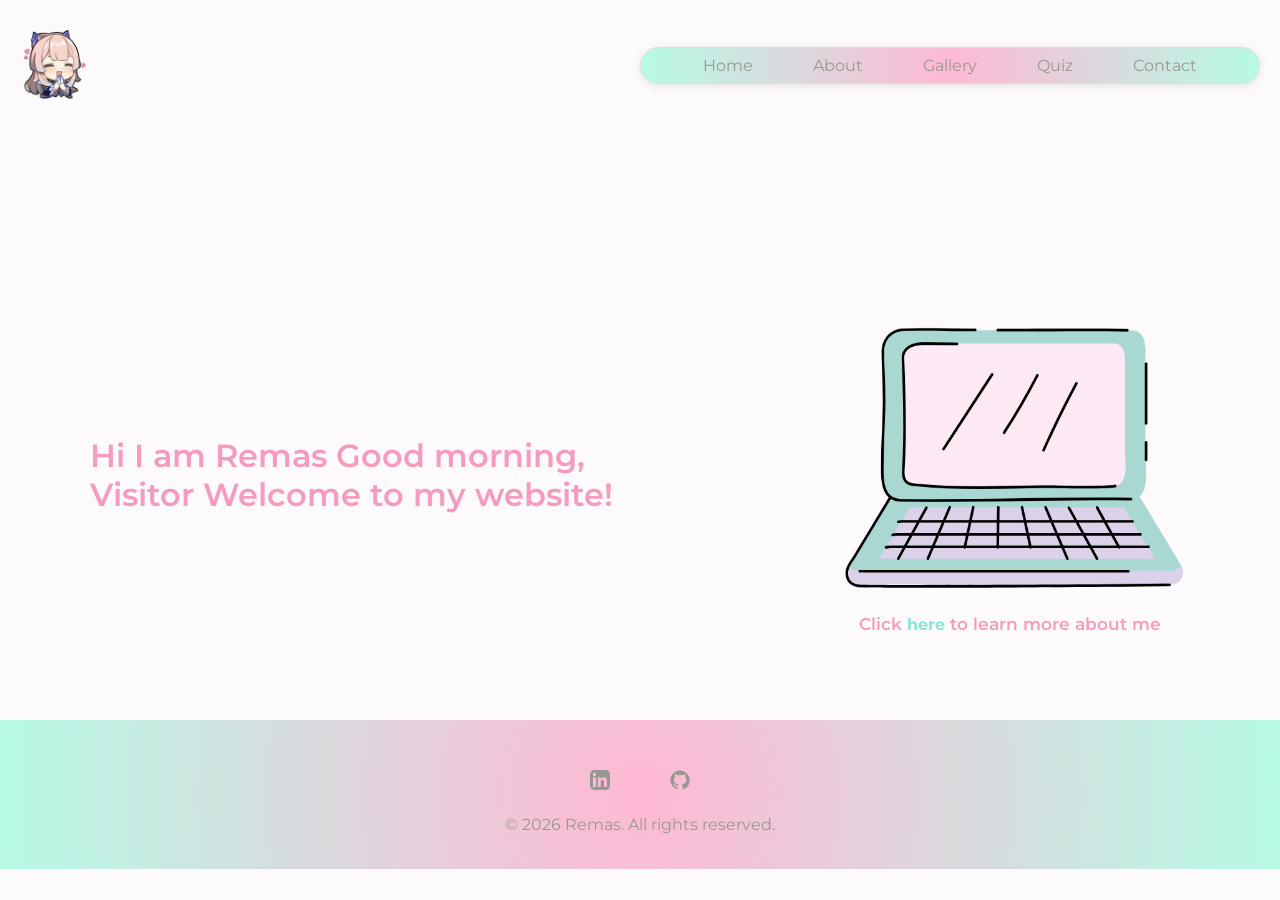
<file: index.html>
<!DOCTYPE html>
<html lang="en">

<head>
    <meta charset="UTF-8">
    <meta name="viewport" content="width=device-width, initial-scale=1.0">
    <title>Remas's personal website</title>

    <link rel="stylesheet" href="./styles.css">
    <!-- Font style from google fonts-->
    <link rel="preconnect" href="https://fonts.googleapis.com">
    <link rel="preconnect" href="https://fonts.gstatic.com" crossorigin>
    <link href="https://fonts.googleapis.com/css2?family=Montserrat:ital,wght@0,100..900;1,100..900&display=swap"
        rel="stylesheet">
</head>

<body>

    <!-- Navbar -->
    <section class="nav_bar">
        <img src="./Assets/Kokomi.png.webp" height="70" alt="website logo">

        <nav class="gradiant">
            <a class="nav_items" href="./index.html">Home</a>
            <a class="nav_items" href="./about.html">About</a>
            <a class="nav_items" href="./gallery.html">Gallery</a>
            <a class="nav_items" href="./quiz.html">Quiz</a>
            <a class="nav_items" href="./contact.html">Contact</a>
        </nav>

    </section>

    <!--Brief-->
    <Section>
        <div class="container">
            <div class="Brief">
                <h1 id="greeting">Hi, I am <span>Remas</span> welcome to my website.</h1>
                <figure>
                    <img src="./Assets/Computer.png" height="300" width="350" alt="Laptop" />
                    <figcaption class="card-title">Click <a href="about.html"><span>here</span></a> to learn more about me</figcaption>
                </figure>
            </div>
        </div>
    </Section>

    <!--Fotter-->
    <section class="gradiant">
        <footer>
            <div class="footer-links">
                <a href="https://linkedin.com/in/rimas-alharbi-401b11312">
                    <svg xmlns="http://www.w3.org/2000/svg" width="24" height="24" fill="currentColor"
                        viewBox="0 0 24 24" aria-hidden="true">
                        <path d="M19 0h-14C2.24 0 0 2.24 0 5v14c0 2.76 
      2.24 5 5 5h14c2.76 0 5-2.24 5-5V5c0-2.76-2.24-5-5-5zM7.1 
      20.45H3.56V9h3.54v11.45zM5.33 7.52c-1.13 0-2.05-.93-2.05-2.05 
      0-1.13.92-2.05 2.05-2.05 1.12 0 2.05.92 2.05 2.05 
      0 1.12-.93 2.05-2.05 2.05zM20.45 
      20.45h-3.54v-5.6c0-1.34-.02-3.07-1.87-3.07-1.87 
      0-2.16 1.46-2.16 2.97v5.7h-3.54V9h3.4v1.56h.05c.47-.89 
      1.61-1.82 3.31-1.82 3.54 0 4.2 2.33 4.2 5.36v6.35z" />
                    </svg>

                </a>

                <a href="https://github.com/rimas-ri">
                    <svg xmlns="http://www.w3.org/2000/svg" width="24" height="24" fill="currentColor"
                        viewBox="0 0 24 24" aria-hidden="true">
                        <path d="M12 .5C5.65.5.5 5.65.5 12c0 5.1 3.29 9.41 7.86 
      10.94.58.11.79-.25.79-.55 0-.27-.01-1.17-.02-2.13-3.2.7-3.87-1.54-3.87-1.54-.53-1.34-1.3-1.7-1.3-1.7-1.06-.73.08-.72.08-.72 
      1.18.08 1.8 1.21 1.8 1.21 1.04 1.79 2.74 1.27 3.41.97.1-.75.41-1.27.74-1.56-2.55-.29-5.23-1.27-5.23-5.65 
      0-1.25.45-2.27 1.2-3.07-.12-.3-.52-1.49.11-3.1 0 0 .98-.31 3.2 1.17a11.17 11.17 0 0 1 2.91-.39c.99.01 
      1.99.13 2.91.39 2.21-1.48 3.19-1.17 3.19-1.17.64 1.61.24 2.8.12 3.1.75.8 1.2 1.82 1.2 3.07 
      0 4.39-2.69 5.36-5.25 5.65.42.37.79 1.1.79 2.22 
      0 1.61-.01 2.91-.01 3.31 0 .3.21.66.8.55A10.99 
      10.99 0 0 0 23.5 12c0-6.35-5.15-11.5-11.5-11.5z" />
                    </svg>

                </a>
            </div>
            <p>&copy; 2026 Remas. All rights reserved.</p>
        </footer>
    </section>

    <script defer src="./script.js"></script>

</body>

</html>
</file>
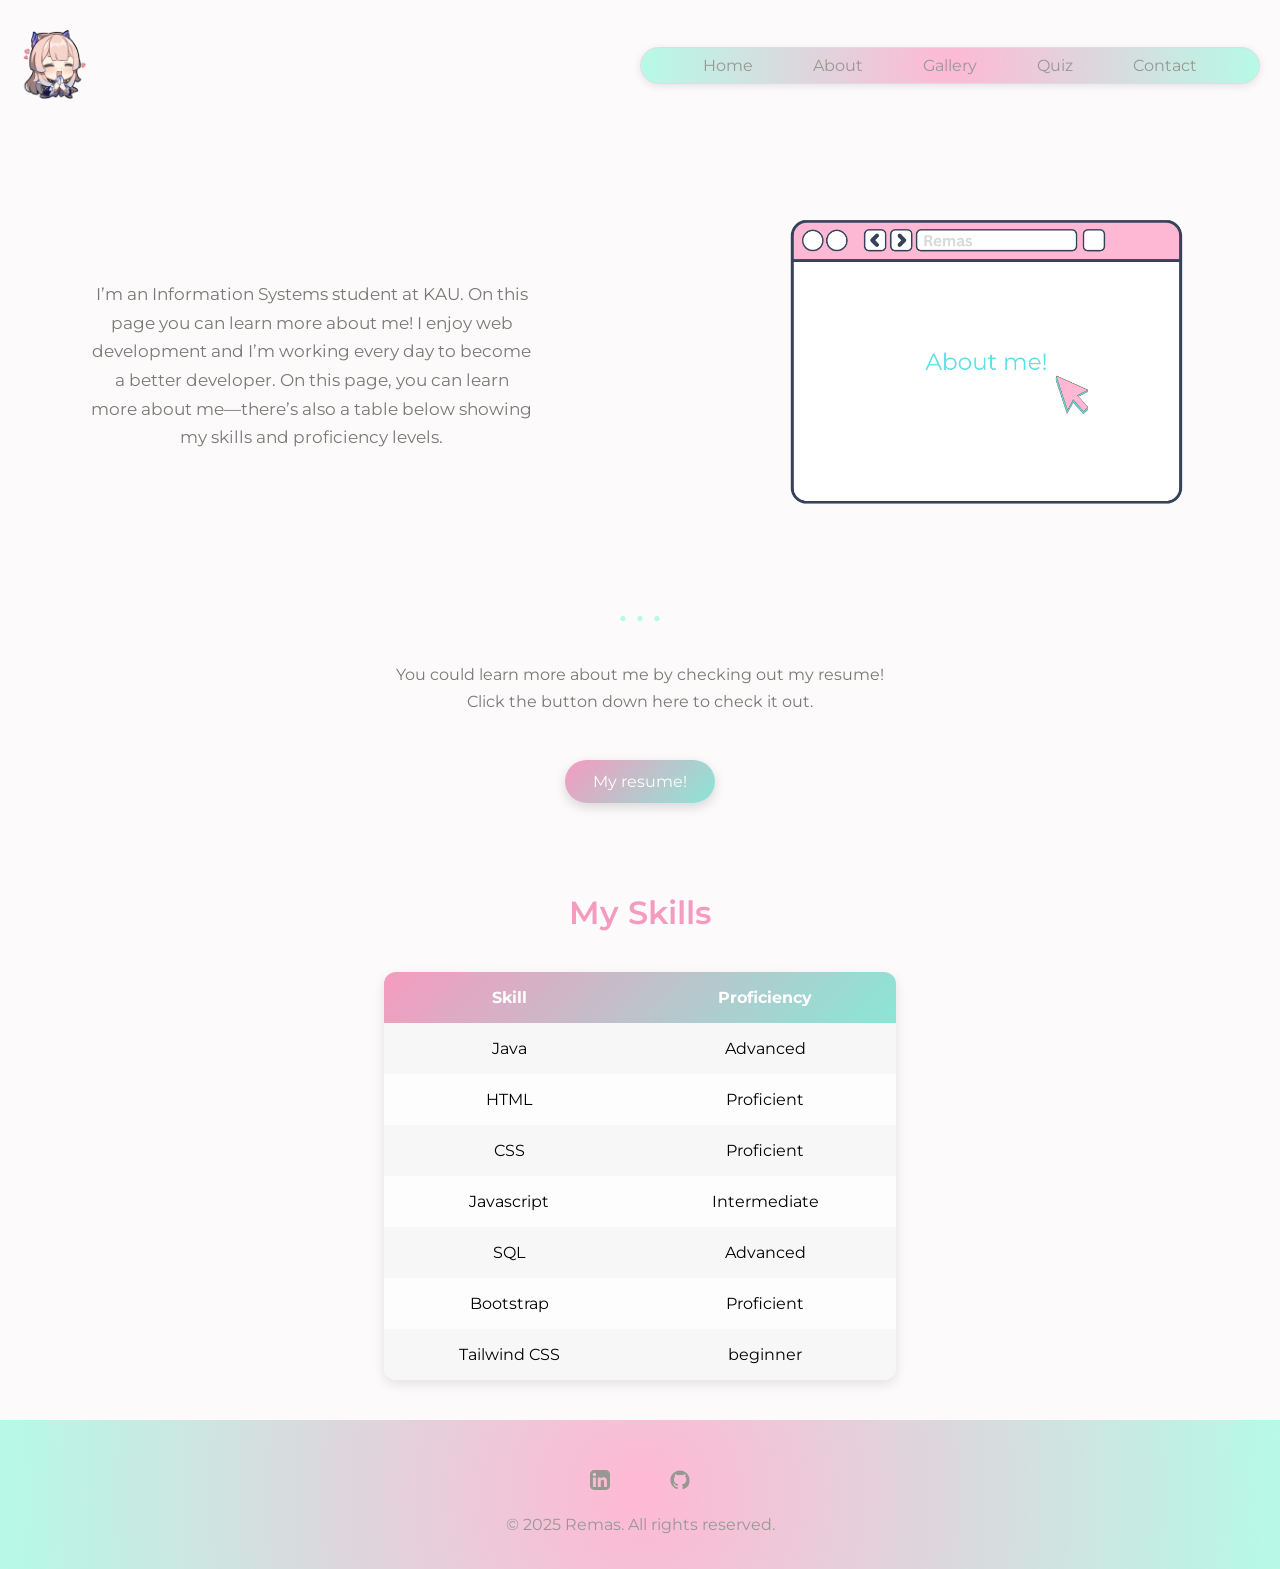
<file: about.html>
<!DOCTYPE html>
<html lang="en">

<head>
    <meta charset="UTF-8">
    <meta name="viewport" content="width=device-width, initial-scale=1.0">
    <title>About</title>
    
    <link rel="stylesheet" href="./styles.css">
    <!-- Font style from google fonts-->
    <link rel="preconnect" href="https://fonts.googleapis.com">
    <link rel="preconnect" href="https://fonts.gstatic.com" crossorigin>
    <link href="https://fonts.googleapis.com/css2?family=Montserrat:ital,wght@0,100..900;1,100..900&display=swap"
        rel="stylesheet">
</head>

<body>
    <!-- Navbar -->
    <section class="nav_bar ">
        <img src="./Assets/Kokomi.png.webp" height="70" alt="website logo">

        <nav class="gradiant">
            <a class="nav_items" href="./index.html">Home</a>
            <a class="nav_items" href="./about.html">About</a>
            <a class="nav_items" href="./gallery.html">Gallery</a>
            <a class="nav_items" href="./quiz.html">Quiz</a>
            <a class="nav_items" href="./contact.html">Contact</a>
        </nav>

    </section>



    <!-- About me intro -->
    <section>
        <div class="container">
            <div class="about-me">
                <div>
                    <p class="about-text">
                        I’m an Information Systems student at KAU. On this page you can learn more about me!
                        I enjoy web development and I’m working every day to
                        become a better developer.
                        On this page, you can learn more about me—there’s also a table below showing my skills and
                        proficiency levels.
                    </p>
                </div>

                <img src="./Assets/About me!.png" height="300" alt="Illustration representing me">
            </div>
        </div>
    </section>


    <!--Resume button-->
    <section class="resume-button">
        <h1>. . .</h1>
        <div>
            <p>You could learn more about me by checking out my resume! <br /> Click the button down here to check it out.
            </p>
        </div>
            <a href="Assets/Rimas-Alharbi-Resume.pdf">
                <button>
                    My resume!
                </button>
            </a>
    </section>




    <!--Skills Table-->
    <section >
        <table class="skills-table">
            <caption>My Skills</caption>
            <thead>
                <tr>
                    <th>Skill</th>
                    <th>Proficiency</th>
                </tr>
            </thead>

            <tbody>
                <tr>
                    <td>Java</td>
                    <td>Advanced</td>
                </tr>
                <tr>
                    <td>HTML</td>
                    <td>Proficient</td>
                </tr>
                <tr>
                    <td>CSS</td>
                    <td>Proficient</td>
                </tr>
                <tr>
                    <td>Javascript</td>
                    <td>Intermediate</td>
                </tr>
                <tr>
                    <td>SQL</td>
                    <td>Advanced</td>
                </tr>
                <tr>
                    <td>Bootstrap</td>
                    <td>Proficient</td>
                </tr>
                <tr>
                    <td>Tailwind CSS</td>
                    <td>beginner</td>
                </tr>
            </tbody>
        </table>
    </section>


    
    <!--Fotter-->
    <section class="gradiant">
        <footer>
            <div class="footer-links">
                <a href="https://linkedin.com/in/rimas-alharbi-401b11312" >
                    <svg xmlns="http://www.w3.org/2000/svg" width="24" height="24" fill="currentColor"
                        viewBox="0 0 24 24" aria-hidden="true">
                        <path d="M19 0h-14C2.24 0 0 2.24 0 5v14c0 2.76 
      2.24 5 5 5h14c2.76 0 5-2.24 5-5V5c0-2.76-2.24-5-5-5zM7.1 
      20.45H3.56V9h3.54v11.45zM5.33 7.52c-1.13 0-2.05-.93-2.05-2.05 
      0-1.13.92-2.05 2.05-2.05 1.12 0 2.05.92 2.05 2.05 
      0 1.12-.93 2.05-2.05 2.05zM20.45 
      20.45h-3.54v-5.6c0-1.34-.02-3.07-1.87-3.07-1.87 
      0-2.16 1.46-2.16 2.97v5.7h-3.54V9h3.4v1.56h.05c.47-.89 
      1.61-1.82 3.31-1.82 3.54 0 4.2 2.33 4.2 5.36v6.35z" />
                    </svg>

                </a>

                <a href="https://github.com/rimas-ri" >
                    <svg xmlns="http://www.w3.org/2000/svg" width="24" height="24" fill="currentColor"
                        viewBox="0 0 24 24" aria-hidden="true">
                        <path d="M12 .5C5.65.5.5 5.65.5 12c0 5.1 3.29 9.41 7.86 
      10.94.58.11.79-.25.79-.55 0-.27-.01-1.17-.02-2.13-3.2.7-3.87-1.54-3.87-1.54-.53-1.34-1.3-1.7-1.3-1.7-1.06-.73.08-.72.08-.72 
      1.18.08 1.8 1.21 1.8 1.21 1.04 1.79 2.74 1.27 3.41.97.1-.75.41-1.27.74-1.56-2.55-.29-5.23-1.27-5.23-5.65 
      0-1.25.45-2.27 1.2-3.07-.12-.3-.52-1.49.11-3.1 0 0 .98-.31 3.2 1.17a11.17 11.17 0 0 1 2.91-.39c.99.01 
      1.99.13 2.91.39 2.21-1.48 3.19-1.17 3.19-1.17.64 1.61.24 2.8.12 3.1.75.8 1.2 1.82 1.2 3.07 
      0 4.39-2.69 5.36-5.25 5.65.42.37.79 1.1.79 2.22 
      0 1.61-.01 2.91-.01 3.31 0 .3.21.66.8.55A10.99 
      10.99 0 0 0 23.5 12c0-6.35-5.15-11.5-11.5-11.5z" />
                    </svg>

                </a>
            </div>
            <p>&copy; 2025 Remas. All rights reserved.</p>
        </footer>
    </section>

    <script defer src="./script.js"></script>
</body>

</html>
</file>
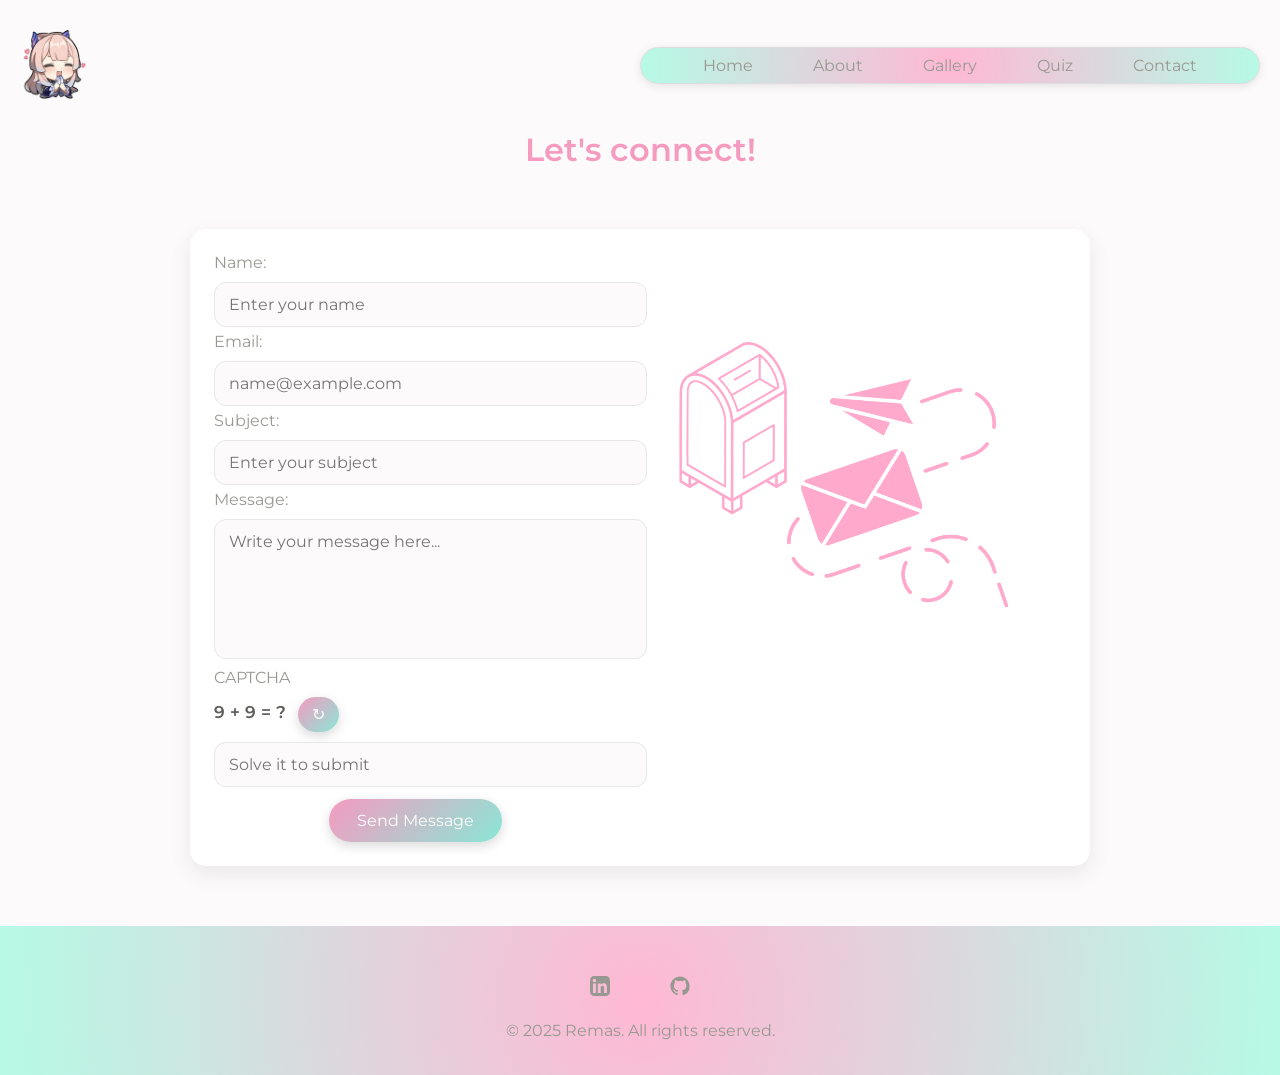
<file: contact.html>
<!DOCTYPE html>
<html lang="en">

<head>
    <meta charset="UTF-8">
    <meta name="viewport" content="width=device-width, initial-scale=1.0">
    <title>Contact</title>

    <script src="./script.js"></script>
    <link rel="stylesheet" href="./styles.css">
    <!-- Font style from google fonts-->
    <link rel="preconnect" href="https://fonts.googleapis.com">
    <link rel="preconnect" href="https://fonts.gstatic.com" crossorigin>
    <link href="https://fonts.googleapis.com/css2?family=Montserrat:ital,wght@0,100..900;1,100..900&display=swap"
        rel="stylesheet">
</head>

<body>
    <!-- Navbar -->
    <section class="nav_bar">
        <img src="./Assets/Kokomi.png.webp" height="70" alt="website logo">
        <nav class="gradiant">
            <a class="nav_items" href="./index.html">Home</a>
            <a class="nav_items" href="./about.html">About</a>
            <a class="nav_items" href="./gallery.html">Gallery</a>
            <a class="nav_items" href="./quiz.html">Quiz</a>
            <a class="nav_items" href="./contact.html">Contact</a>
        </nav>

    </section>


    <!--Form-->
    <section>

        <h1 style="text-align: center;">Let's connect!</h1>
        <div class="container-contact">
            <div class="form-grid">
                <form method="post">

                    <label for="name">Name:</label>
                    <input id="name" type="text" name="name" maxlength="25" placeholder="Enter your name" >

                    <label for="email">Email:</label>
                    <input id="email" type="email" name="email" placeholder="name@example.com" >

                    <label for="subject">Subject:</label>
                    <input id="subject" type="text" name="subject" placeholder="Enter your subject" >

                    <label for="message">Message:</label>
                    <textarea id="message" name="message" rows="6" placeholder="Write your message here..."
                        ></textarea>

                    <!-- CAPTCHA row -->
                    <div style="grid-column:1 / -1;">
                        <label for="captchaInput">CAPTCHA</label>
                        <div style="display:flex; align-items:center; gap:12px; padding-bottom: 10px;">
                            <span id="captchaText" class="card-title" aria-live="polite">-- + -- = ?</span>
                            <button type="button" id="refreshCaptcha" aria-label="Refresh CAPTCHA">↻</button>
                        </div>
                        <input id="captchaInput" type="number" inputmode="numeric" placeholder="Solve it to submit"
                            required>
                    </div>

                    <div class="form-button">
                        <button type="submit">Send Message</button>
                    </div>
                </form>

                <img src="./Assets/Mail.png" height="300">
            </div>
        </div>
    </section>


    <!--Fotter-->
    <section class="gradiant">
        <footer>
            <div class="footer-links">
                <a href="https://linkedin.com/in/rimas-alharbi-401b11312">
                    <svg xmlns="http://www.w3.org/2000/svg" width="24" height="24" fill="currentColor"
                        viewBox="0 0 24 24" aria-hidden="true">
                        <path d="M19 0h-14C2.24 0 0 2.24 0 5v14c0 2.76 
      2.24 5 5 5h14c2.76 0 5-2.24 5-5V5c0-2.76-2.24-5-5-5zM7.1 
      20.45H3.56V9h3.54v11.45zM5.33 7.52c-1.13 0-2.05-.93-2.05-2.05 
      0-1.13.92-2.05 2.05-2.05 1.12 0 2.05.92 2.05 2.05 
      0 1.12-.93 2.05-2.05 2.05zM20.45 
      20.45h-3.54v-5.6c0-1.34-.02-3.07-1.87-3.07-1.87 
      0-2.16 1.46-2.16 2.97v5.7h-3.54V9h3.4v1.56h.05c.47-.89 
      1.61-1.82 3.31-1.82 3.54 0 4.2 2.33 4.2 5.36v6.35z" />
                    </svg>

                </a>

                <a href="https://github.com/rimas-ri">
                    <svg xmlns="http://www.w3.org/2000/svg" width="24" height="24" fill="currentColor"
                        viewBox="0 0 24 24" aria-hidden="true">
                        <path d="M12 .5C5.65.5.5 5.65.5 12c0 5.1 3.29 9.41 7.86 
      10.94.58.11.79-.25.79-.55 0-.27-.01-1.17-.02-2.13-3.2.7-3.87-1.54-3.87-1.54-.53-1.34-1.3-1.7-1.3-1.7-1.06-.73.08-.72.08-.72 
      1.18.08 1.8 1.21 1.8 1.21 1.04 1.79 2.74 1.27 3.41.97.1-.75.41-1.27.74-1.56-2.55-.29-5.23-1.27-5.23-5.65 
      0-1.25.45-2.27 1.2-3.07-.12-.3-.52-1.49.11-3.1 0 0 .98-.31 3.2 1.17a11.17 11.17 0 0 1 2.91-.39c.99.01 
      1.99.13 2.91.39 2.21-1.48 3.19-1.17 3.19-1.17.64 1.61.24 2.8.12 3.1.75.8 1.2 1.82 1.2 3.07 
      0 4.39-2.69 5.36-5.25 5.65.42.37.79 1.1.79 2.22 
      0 1.61-.01 2.91-.01 3.31 0 .3.21.66.8.55A10.99 
      10.99 0 0 0 23.5 12c0-6.35-5.15-11.5-11.5-11.5z" />
                    </svg>

                </a>
            </div>
            <p>&copy; 2025 Remas. All rights reserved.</p>
        </footer>
    </section>



    <script defer src="./script.js"></script>

</body>

</html>
</file>
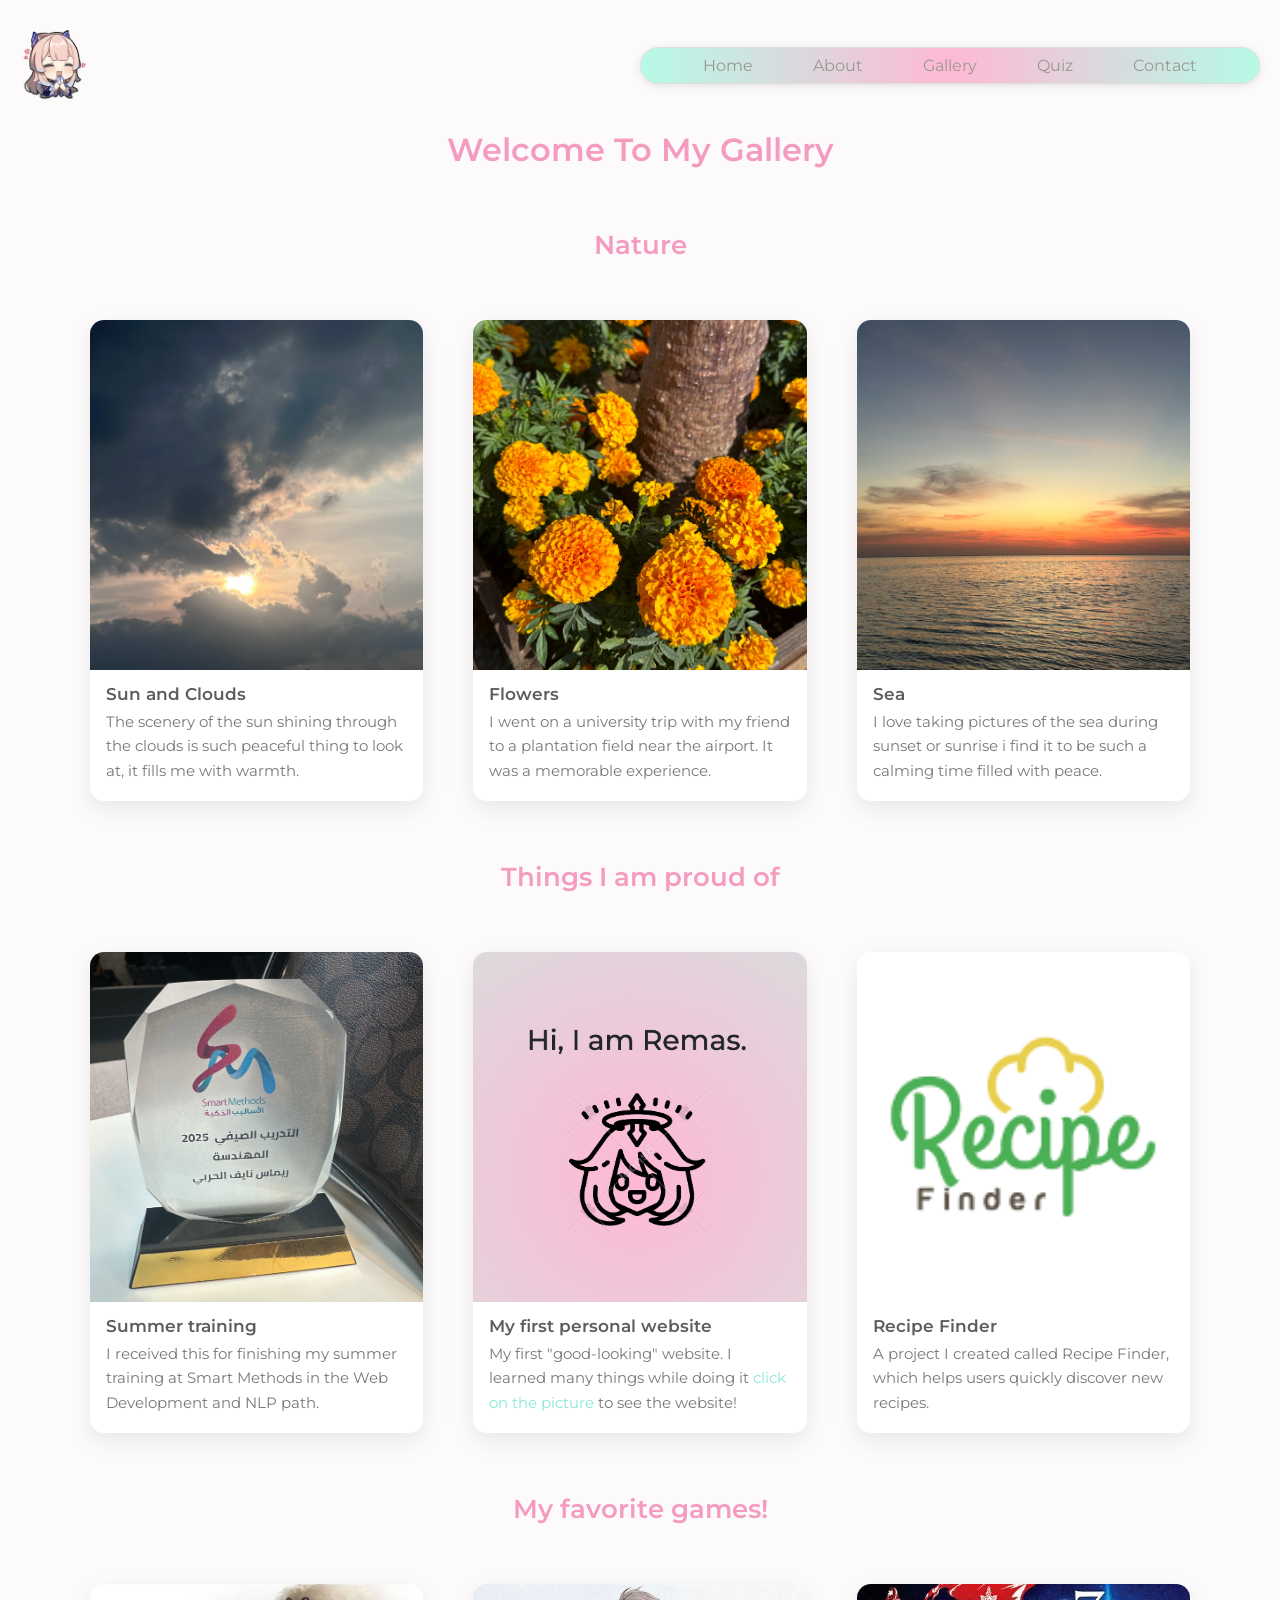
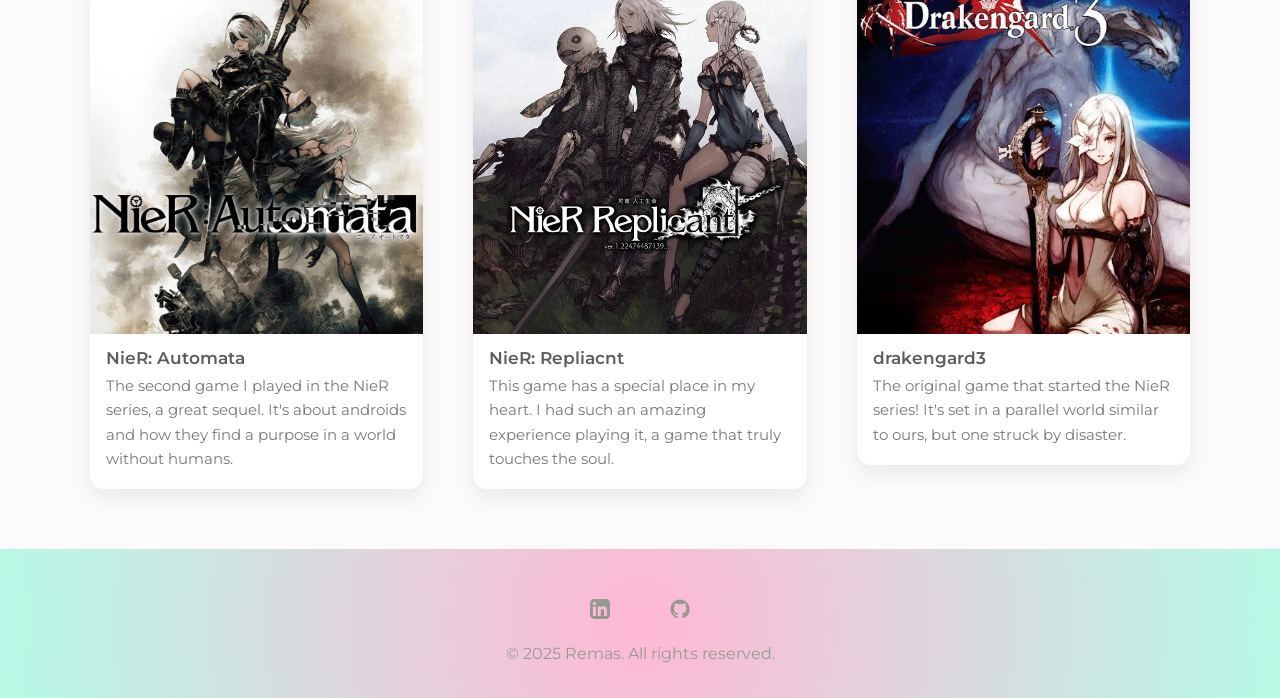
<file: gallery.html>
<!DOCTYPE html>
<html lang="en">

<head>
    <meta charset="UTF-8">
    <meta name="viewport" content="width=device-width, initial-scale=1.0">
    <title>Gallery</title>

    <link rel="stylesheet" href="./styles.css">
    <!-- Font style from google fonts-->
    <link rel="preconnect" href="https://fonts.googleapis.com">
    <link rel="preconnect" href="https://fonts.gstatic.com" crossorigin>
    <link href="https://fonts.googleapis.com/css2?family=Montserrat:ital,wght@0,100..900;1,100..900&display=swap"
        rel="stylesheet">
</head>

<body>
    <!-- Navbar -->
    <section class="nav_bar">
        <img src="./Assets/Kokomi.png.webp" height="70" alt="website logo">
        <nav class="gradiant">
            <a class="nav_items" href="./index.html">Home</a>
            <a class="nav_items" href="./about.html">About</a>
            <a class="nav_items" href="./gallery.html">Gallery</a>
            <a class="nav_items" href="./quiz.html">Quiz</a>
            <a class="nav_items" href="./contact.html">Contact</a>
        </nav>
    </section>


    <!--The gallery-->
    <section class="gallery-section">

        <h1>Welcome To My Gallery</h1>
        <h2>Nature</h2>
        <div class="container-grid">

            <!--SKy-->
            <div class="grid-item">
                <figure class="gallery-card">
                    <div class="img-wrap">
                        <img src="./Assets/gallery/Sky.JPG" alt="Image of the sun with the clouds">
                    </div>
                    <figcaption class="card-body">
                        <h3 class="card-title">Sun and Clouds</h3>
                        <p class="card-text">The scenery of the sun shining through the clouds is such peaceful thing to
                            look at, it fills me with warmth.
                        </p>
                    </figcaption>
                </figure>
            </div>

            <!--Flower-->
            <div class="grid-item">
                <figure class="gallery-card">
                    <div class="img-wrap">
                        <img src="./Assets/gallery/Flowers.JPG" alt="Image of a flower">
                    </div>
                    <figcaption class="card-body">
                        <h3 class="card-title">Flowers</h3>
                        <p class="card-text"> I went on a university trip with my friend to a plantation field near the
                            airport. It was a memorable experience.
                        </p>
                    </figcaption>
                </figure>
            </div>

            <!--Sea-->
            <div class="grid-item">
                <figure class="gallery-card">
                    <div class="img-wrap">
                        <img src="./Assets/gallery/Sea.JPG" alt="sunset sea">
                    </div>
                    <figcaption class="card-body">
                        <h3 class="card-title">Sea</h3>
                        <p class="card-text">I love taking pictures of the sea during sunset or sunrise i find it to be
                            such a calming time filled with peace.
                        </p>
                    </figcaption>
                </figure>
            </div>
        </div>

        <h2>Things I am proud of</h2>
        <div class="container-grid">

            <!--SM award-->
            <div class="grid-item">
                <figure class="gallery-card">
                    <div class="img-wrap">
                        <img src="./Assets/gallery/Smart_methods_award.JPG" alt="Award">
                    </div>
                    <figcaption class="card-body">
                        <h3 class="card-title">Summer training</h3>
                        <p class="card-text">I received this for finishing my summer training at Smart Methods in the
                            Web Development and NLP path.
                        </p>
                    </figcaption>
                </figure>
            </div>

            <!--My frist website-->
            <div class="grid-item">
                <figure class="gallery-card">
                    <div class="img-wrap">
                        <a href="https://rimas-ri.github.io/Capstone-project-2--personal-site/">
                            <img src="./Assets/gallery/First_website.png" alt="Image of my first website">
                        </a>
                    </div>
                    <figcaption class="card-body">
                        <h3 class="card-title">My first personal website</h3>
                        <p class="card-text">My first "good-looking" website. I learned
                            many things while doing it <span>click on the picture </span>to see the website!
                        </p>
                    </figcaption>
                </figure>
            </div>

            <!--My project-->
            <div class="grid-item">
                <figure class="gallery-card">
                    <div class="img-wrap">
                        <img src="./Assets/gallery/Recipe finder copy.png" alt="Image of Recipe finder">
                    </div>
                    <figcaption class="card-body">
                        <h3 class="card-title">Recipe Finder</h3>
                        <p class="card-text">A project I created called Recipe Finder, which helps users quickly
                            discover new recipes.</p>
                    </figcaption>
                </figure>
            </div>
        </div>

        <h2>My favorite games!</h2>
        <div class="container-grid">

            <!--Nier: Automata-->
            <div class="grid-item">
                <figure class="gallery-card">
                    <div class="img-wrap">
                        <img src="./Assets/gallery/Nier_automata.jpg" alt="Nier automata">
                    </div>
                    <figcaption class="card-body">
                        <h3 class="card-title">NieR: Automata</h3>
                        <p class="card-text">The second game I played in the NieR series, a great sequel.
                            It's about androids and how they find a purpose in a world without humans.
                        </p>
                    </figcaption>
                </figure>
            </div>

            <!--Nier: Repliacnt-->
            <div class="grid-item">
                <figure class="gallery-card">
                    <div class="img-wrap">
                        <img src="./Assets/gallery/Nier_replicant.jpg" alt="Nier replicant">
                    </div>
                    <figcaption class="card-body">
                        <h3 class="card-title">NieR: Repliacnt</h3>
                        <p class="card-text"> This game has a special place in my heart.
                            I had such an amazing experience playing it, a game that truly touches the soul.
                        </p>
                    </figcaption>
                </figure>
            </div>

            <!--drakengard3-->
            <div class="grid-item">
                <figure class="gallery-card">
                    <div class="img-wrap">
                        <img src="./Assets/gallery/DOD3.jpeg" alt="drakengard3">
                    </div>
                    <figcaption class="card-body">
                        <h3 class="card-title">drakengard3</h3>
                        <p class="card-text">The original game that started the NieR series!
                            It's set in a parallel world similar to ours, but one struck by disaster.
                        </p>
                    </figcaption>
                </figure>
            </div>
        </div>
    </section>


    <!--Fotter-->
    <section class="gradiant">
        <footer>
            <div class="footer-links">
                <a href="https://linkedin.com/in/rimas-alharbi-401b11312">
                    <svg xmlns="http://www.w3.org/2000/svg" width="24" height="24" fill="currentColor"
                        viewBox="0 0 24 24" aria-hidden="true">
                        <path d="M19 0h-14C2.24 0 0 2.24 0 5v14c0 2.76 
      2.24 5 5 5h14c2.76 0 5-2.24 5-5V5c0-2.76-2.24-5-5-5zM7.1 
      20.45H3.56V9h3.54v11.45zM5.33 7.52c-1.13 0-2.05-.93-2.05-2.05 
      0-1.13.92-2.05 2.05-2.05 1.12 0 2.05.92 2.05 2.05 
      0 1.12-.93 2.05-2.05 2.05zM20.45 
      20.45h-3.54v-5.6c0-1.34-.02-3.07-1.87-3.07-1.87 
      0-2.16 1.46-2.16 2.97v5.7h-3.54V9h3.4v1.56h.05c.47-.89 
      1.61-1.82 3.31-1.82 3.54 0 4.2 2.33 4.2 5.36v6.35z" />
                    </svg>

                </a>

                <a href="https://github.com/rimas-ri" >
                    <svg xmlns="http://www.w3.org/2000/svg" width="24" height="24" fill="currentColor"
                        viewBox="0 0 24 24" aria-hidden="true">
                        <path d="M12 .5C5.65.5.5 5.65.5 12c0 5.1 3.29 9.41 7.86 
      10.94.58.11.79-.25.79-.55 0-.27-.01-1.17-.02-2.13-3.2.7-3.87-1.54-3.87-1.54-.53-1.34-1.3-1.7-1.3-1.7-1.06-.73.08-.72.08-.72 
      1.18.08 1.8 1.21 1.8 1.21 1.04 1.79 2.74 1.27 3.41.97.1-.75.41-1.27.74-1.56-2.55-.29-5.23-1.27-5.23-5.65 
      0-1.25.45-2.27 1.2-3.07-.12-.3-.52-1.49.11-3.1 0 0 .98-.31 3.2 1.17a11.17 11.17 0 0 1 2.91-.39c.99.01 
      1.99.13 2.91.39 2.21-1.48 3.19-1.17 3.19-1.17.64 1.61.24 2.8.12 3.1.75.8 1.2 1.82 1.2 3.07 
      0 4.39-2.69 5.36-5.25 5.65.42.37.79 1.1.79 2.22 
      0 1.61-.01 2.91-.01 3.31 0 .3.21.66.8.55A10.99 
      10.99 0 0 0 23.5 12c0-6.35-5.15-11.5-11.5-11.5z" />
                    </svg>

                </a>
            </div>
            <p>&copy; 2025 Remas. All rights reserved.</p>
        </footer>
    </section>

    <script defer src="./script.js"></script>

</body>

</html>
</file>
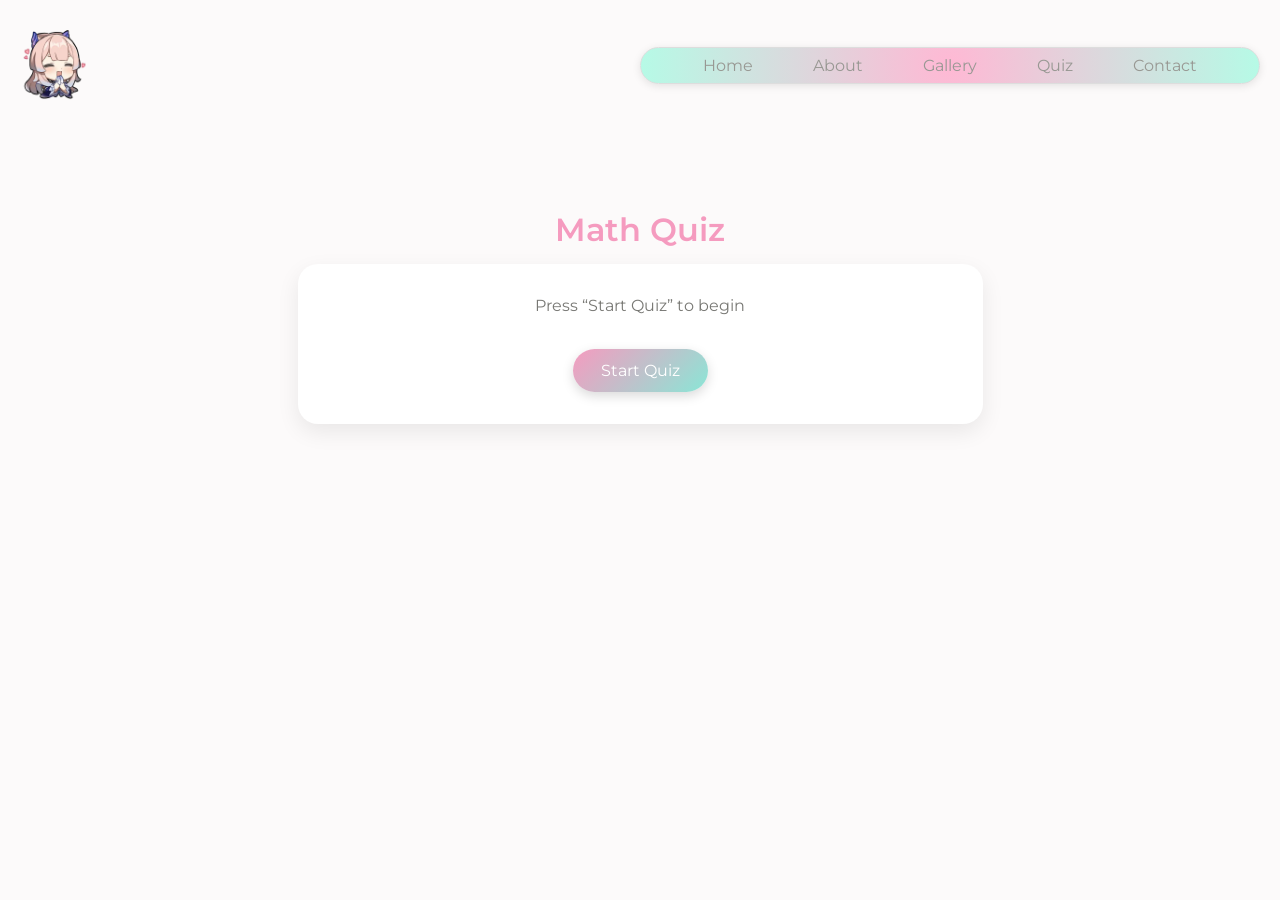
<file: quiz.html>
<!DOCTYPE html>
<html lang="en">

<head>
    <meta charset="UTF-8">
    <meta name="viewport" content="width=device-width, initial-scale=1.0">
    <title>Quiz</title>

    <link rel="stylesheet" href="./styles.css">
    <!-- Font style from google fonts-->
    <link rel="preconnect" href="https://fonts.googleapis.com">
    <link rel="preconnect" href="https://fonts.gstatic.com" crossorigin>
    <link href="https://fonts.googleapis.com/css2?family=Montserrat:ital,wght@0,100..900;1,100..900&display=swap"
        rel="stylesheet">
</head>

<body>

    <!-- Navbar -->
    <section class="nav_bar">
        <img src="./Assets/Kokomi.png.webp" height="70" alt="website logo">

        <nav class="gradiant">
            <a class="nav_items" href="./index.html">Home</a>
            <a class="nav_items" href="./about.html">About</a>
            <a class="nav_items" href="./gallery.html">Gallery</a>
            <a class="nav_items" href="./quiz.html">Quiz</a>
            <a class="nav_items" href="./contact.html">Contact</a>
        </nav>

    </section>

    <section class="container">
        <h1 style="text-align: center; padding-bottom: 15px;">Math Quiz</h1>

        <div id="quiz" class="form-grid">

            <p id="progress">Press “Start Quiz” to begin</p>
            <h2 id="question" class="card-title" style="display:none;"></h2>

            <label for="answer">Your Answer:</label>
            <input type="number" id="answer" placeholder="Enter your answer" />

            <div class="form-button quiz-actions">
                <button id="start" onclick="startQuiz()">Start Quiz</button>
                <button id="submit" onclick="submitAnswer()">Submit</button>
                <button id="next" onclick="nextQuestion()">Next</button>
            </div>
        </div>
    </section>

    <script defer src="./script.js"></script>

</body>

</html>
</file>
<file: styles.css>
/* basic css starter to remove the default margin and padding */
* {
    padding: 0;
    margin: 0;
}

body {
    background-color: #fcfafa;
}

/* gradient class used for navbar/footer backgrounds */
.gradiant {
    background: #ffb8d4;
    background: radial-gradient(circle, rgba(255, 184, 212, 1) 0%, rgba(182, 250, 230, 1) 100%);
}

h1, caption {
    font-family: "Montserrat", sans-serif;
    font-weight: 600;
    font-size: 2rem;
    color: #f59bbf;
}

li, a, p, label {
    font-family: "Montserrat", sans-serif;
    font-weight: 400;
    font-size: 1rem;
    color: rgb(152, 152, 147);
}

span {
    color: #8ae6d6;
}

/* the nav bar container i used flex to seperate 
    the logo and the nav bar itself */
.nav_bar {
    display: flex;
    justify-content: space-between;
    align-items: center;
    padding: 30px 20px;
    gap: 10px;
}

/* styles applied to the nav bar itself to make it rounder around the boraders
   used flex to arrange the nav-items horizontality */
nav {
    display: flex;
    border: 1px solid #ddd;
    border-radius: 50px;
    padding: 0.5rem 2rem;
    box-shadow: 0 2px 8px rgba(0, 0, 0, 0.1);
}

/* spacing between the itemes */
.nav_items {
    padding: 0px 30px;
}

a {
    text-decoration: none;
}

a:hover {
    color: rgb(255, 255, 255);
    text-decoration: none;
    transition: 0.3s ease;
}

/* a flex container i made for the linkedin and github linkes i put in the footer
   just to style them better*/
.footer-links {
    display: flex;
    justify-content: center;
    padding-top: 50px;
    padding-bottom: 21px;
    gap: 60px;
}

/* styles for the cpoyright paragraph*/
footer p {
    text-align: center;
    padding-bottom: 35px;
}

/* styling for the svgs i took from w3school for  linkedin and github */
.footer-links svg {
    height: 20px;
    width: 20px;
}

/* styling for the home and about me page just
    to make the paragraph/h1 and photo styling look better */
.container {
    max-width: 1100px;
    margin: 0 auto;
    padding: 80px 20px;
}

/* styling for brief in the home page used flex to center 
    the h1 and image and some padding to make the page a bit bigger */
.Brief {
    display: flex;
    align-items: center;
    justify-content: space-between;
    gap: 80px;
    padding-top: 100px;
}

/* padding to push the image to the right a bit*/
.Brief img {
    padding-left: 80px;
}

.Brief .card-title {
    color: #f59bbf;
    text-align: center;
    padding-left: 70px;
}

.card-title a { 
    font-weight: bold;
}
/* grid layout in the about me section to seperate the paragraph and the image*/
.about-me {
    display: grid;
    grid-template-columns: 1.2fr 1fr;
    align-items: center;
    gap: 150px;
    text-align: center;
}

/* styling for the about me parapraph*/
.about-text {
    font-size: 1.05rem;
    color: rgb(120, 120, 116);
    line-height: 1.7;
    max-width: 60ch;
    margin-top: 12px;
}

/* styling to push the image to the righ*/
.about-me img {
    padding-left: 100px;
}

/* styling to center the button */
.resume-button {
    display: flex;
    flex-direction: column;
    gap: 20px;
    align-items: center;
    justify-content: center;
    padding-bottom: 50px;
}

/* styling for the 3 dots i put above the button parapraph*/
.resume-button h1 {
    color: rgba(182, 250, 230, 1);
}

/* styling for the resume button parapraph*/
.resume-button p {
    text-align: center;
    line-height: 1.7;
    color: rgb(120, 120, 116);
    max-width: 60ch;
    margin-top: 12px;
    padding-bottom: 25px;
}


/* styling for all the buttons */
button {
    font-family: "Montserrat", sans-serif;
    font-size: 1rem;
    color: white;
    background: linear-gradient(135deg, #f59bbf, #8ae6d6);
    border: none;
    border-radius: 30px;
    padding: 12px 28px;
    cursor: pointer; /* when hovring the cursor over the button it will become a pointer*/
    transition: all 0.3s ease;
    box-shadow: 0 4px 12px rgba(0, 0, 0, 0.15);
}

/* styling for the button when hovering over it. i used the transform property to let the button go upward
    vertically and when hovering over it will make the shadow shift 6px downwards the shadow is 80% transparent */
button:hover {
    transform: translateY(-2px);
    box-shadow: 0 6px 18px rgba(0, 0, 0, 0.2);
}

caption {
    padding-bottom: 40px;
}

/* styling for the skills table
    i made the width of the table 40% so it would be more appealing to the eye and be wide enough
    i used the border-collapse property so i would nerge all the cells to match my design
    i used the overflow property and gave it the value hidden to hide any content 
    that overflows the boundry and also so the corner in the bottom stay rounder */
.skills-table {
    width: 40%;
    margin: 40px auto;
    border-collapse: collapse;
    font-family: "Montserrat", sans-serif;
    font-size: 1rem;
    text-align: center;
    box-shadow: 0 4px 12px rgba(0, 0, 0, 0.1);
    border-radius: 12px;
    overflow: hidden;
}

/* styling to make the "frist child" of the th element borders on top be rounded */
.skills-table thead th:first-child {
    border-top-left-radius: 12px;
}

/* styling to make the "last child" of the th element borders on top be rounded */
.skills-table thead th:last-child {
    border-top-right-radius: 12px;
}

/* styling to make the head of the table background be gradiant to match my design*/
.skills-table thead {
    background: linear-gradient(135deg, #f59bbf, #8ae6d6);
    color: white;
}

/* just normal styling to center the text and give more space with the padding*/
.skills-table th,
td {
    padding: 16px 18px;
    text-align: center;
}


/* Styling for the tables it selects the "even" table cells and make them this color*/
.skills-table tbody tr:nth-child(even) {
    background: #fdfdfd;
}

/* Styling for the tables it selects the "odd" table cells and make them this color*/
.skills-table tbody tr:nth-child(odd) {
    background: #f7f7f7;
}

/* when hovering over the table rows they will change to this color*/
.skills-table tbody tr:hover {
    background: #ffeaf3;
    transition: 0.3s ease;
}

/* Grid layout cause it much easier for a gallery
    i made it only one row and 3 columns so i could put h2 tag 
    between them to catograize the gallery */
.container-grid {
    display: grid;
    grid-template-columns: 1fr 1fr 1fr;
    gap: 50px;
    max-width: 1100px;
    margin: 60px auto;
    padding: 0 20px;
}

/* just centering the main gallery page title */
.gallery-section h1 {
    text-align: center;
}

/* section headings inside the gallery "categories" */
.gallery-section h2 {
    font-family: "Montserrat", sans-serif;
    font-size: 1.6rem;
    font-weight: 600;
    color: #f59bbf;
    text-align: center;
    margin: 60px 0 30px;
}

/* for responsivness only when viewing through a bigger or a smaller screen*/
@media (max-width: 900px) {
    .container-grid {
        grid-template-columns: repeat(2, 1fr);
    }
}

@media (max-width: 600px) {
    .container-grid {
        grid-template-columns: 1fr;
    }
}

/* creating the gallery card/containter to house the image*/
.gallery-card {
    background: #fff;
    border-radius: 14px;
    box-shadow: 0 8px 22px rgba(0, 0, 0, 0.08);
    overflow: hidden;
    display: flex;
    flex-direction: column;
    transition: transform .25s ease, box-shadow .25s ease;
}

/* wrapper to keep images full width inside the card */
.img-wrap {
    width: 100%;
    overflow: hidden;
}

/* i used object-fit property with the value coover so that the image fills 
    the card width and keeps consistent height with cropping */
.img-wrap img {
    width: 100%;
    height: 350px;
    object-fit: cover;
    display: block;
    transition: transform .35s ease;
}

/* subtle zoom effect on image when hovering over it*/
.gallery-card:hover .img-wrap img {
    transform: scale(1.03);
}

/* just some inner padding for the caption area under the image */
.card-body {
    padding: 14px 16px 18px;
}

/* some styling for the image/card title */
.card-title {
    font-family: "Montserrat", sans-serif;
    font-weight: 600;
    font-size: 1.05rem;
    color: #5d5d59;
    margin-bottom: 6px;
}

/* some styling for the image/card paragraph */
.card-text {
    font-family: "Montserrat", sans-serif;
    font-weight: 400;
    font-size: 0.95rem;
    color: rgb(120, 120, 116);
    line-height: 1.6;
}

/* contact page container width + centering */
.container-contact {
    max-width: 900px;
    margin: 60px auto;
    padding: 0 20px;
}

.container-contact h1{
    text-align: center;
    padding-bottom: 5px;
}

/* grid layout for the contact form area */
.form-grid {
    background: #ffffff;
    border-radius: 16px;
    box-shadow: 0 8px 22px rgba(0, 0, 0, 0.08);
    padding: 24px;
    display: grid;
    grid-template-columns: 1fr 1fr;
    gap: 10px;
}

/* labels stacked above inputs instead of being next to it */
.form-grid label {
    display: block;
    margin-bottom: 10px;
}

.form-grid input,
.form-grid textarea {
    margin-bottom: 5px;
    width: 100%;
    font-family: "Montserrat", sans-serif;
    font-size: 1rem;
    color: #50504d;
    background: #fcfafa;
    border: 1px solid #e7e7e7;
    border-radius: 12px;
    padding: 12px 14px;
    resize: none; /* So the textarea cannot be expanded or shrunk*/
    outline: none; /* to remove the default outline */
    transition: border-color .2s ease, box-shadow .2s ease;
}

/* pastel focus ring and border color on focus to match my theme and design */
.form-grid input:focus,
.form-grid textarea:focus {
    border-color: #f5a9c7;
    box-shadow: 0 0 0 3px rgba(245, 155, 191, 0.18);
    background: #fff;
}

.form-grid img {
    padding: 40px;
    margin-top: 40px;
}
/* style for the submit button to be centered */
.form-button {
    display: flex;
    justify-content: center;
    margin-top: 7px;
}

/*  من هنا*/

/* Styling for the quiz card */
#quiz.form-grid {
    width: 55%; /* narrower card */
    margin: 0 auto;
    padding: 40px 60px; /* slightly taller card */
    border-radius: 20px;
    box-shadow: 0 8px 22px rgba(0, 0, 0, 0.08);
    background: #ffffff;
}

/* quiz layout */
#quiz.form-grid {
  grid-template-columns: 1fr; 
  gap: 14px;    
  padding: 32px 40px;  
}

#quiz #progress {
  text-align: center;
  margin-bottom: 4px;
  color: rgb(120, 120, 116);
}

/* let the question placment be on the left*/
#quiz #question {
  text-align: left;  
  margin-top: 4px;
}

#quiz label[for="answer"] {
  justify-self: start; 
  text-align: left;
  margin-top: 2px;
}

/* the width of the answer input area*/
#quiz #answer {
  width: 50%;  
}

#quiz .quiz-actions {
  margin-top: 16px;      
  justify-content: center; 
  gap: 24px;    
}


/* hide the answer + label + next and submit until quiz starts */
#quiz:not(.active) #answer,
#quiz:not(.active) label[for="answer"],
#quiz:not(.active) #next,
#quiz:not(.active) #submit {
  display: none;
}

.captcha-row {
  margin-top: 6px;
}

.captcha-inline {
  display: flex;
  align-items: center;
  gap: 12px;
  margin: 6px 0;
}

#refreshCaptcha {
  padding: 8px 14px;
  border-radius: 20px;
}
</file>
